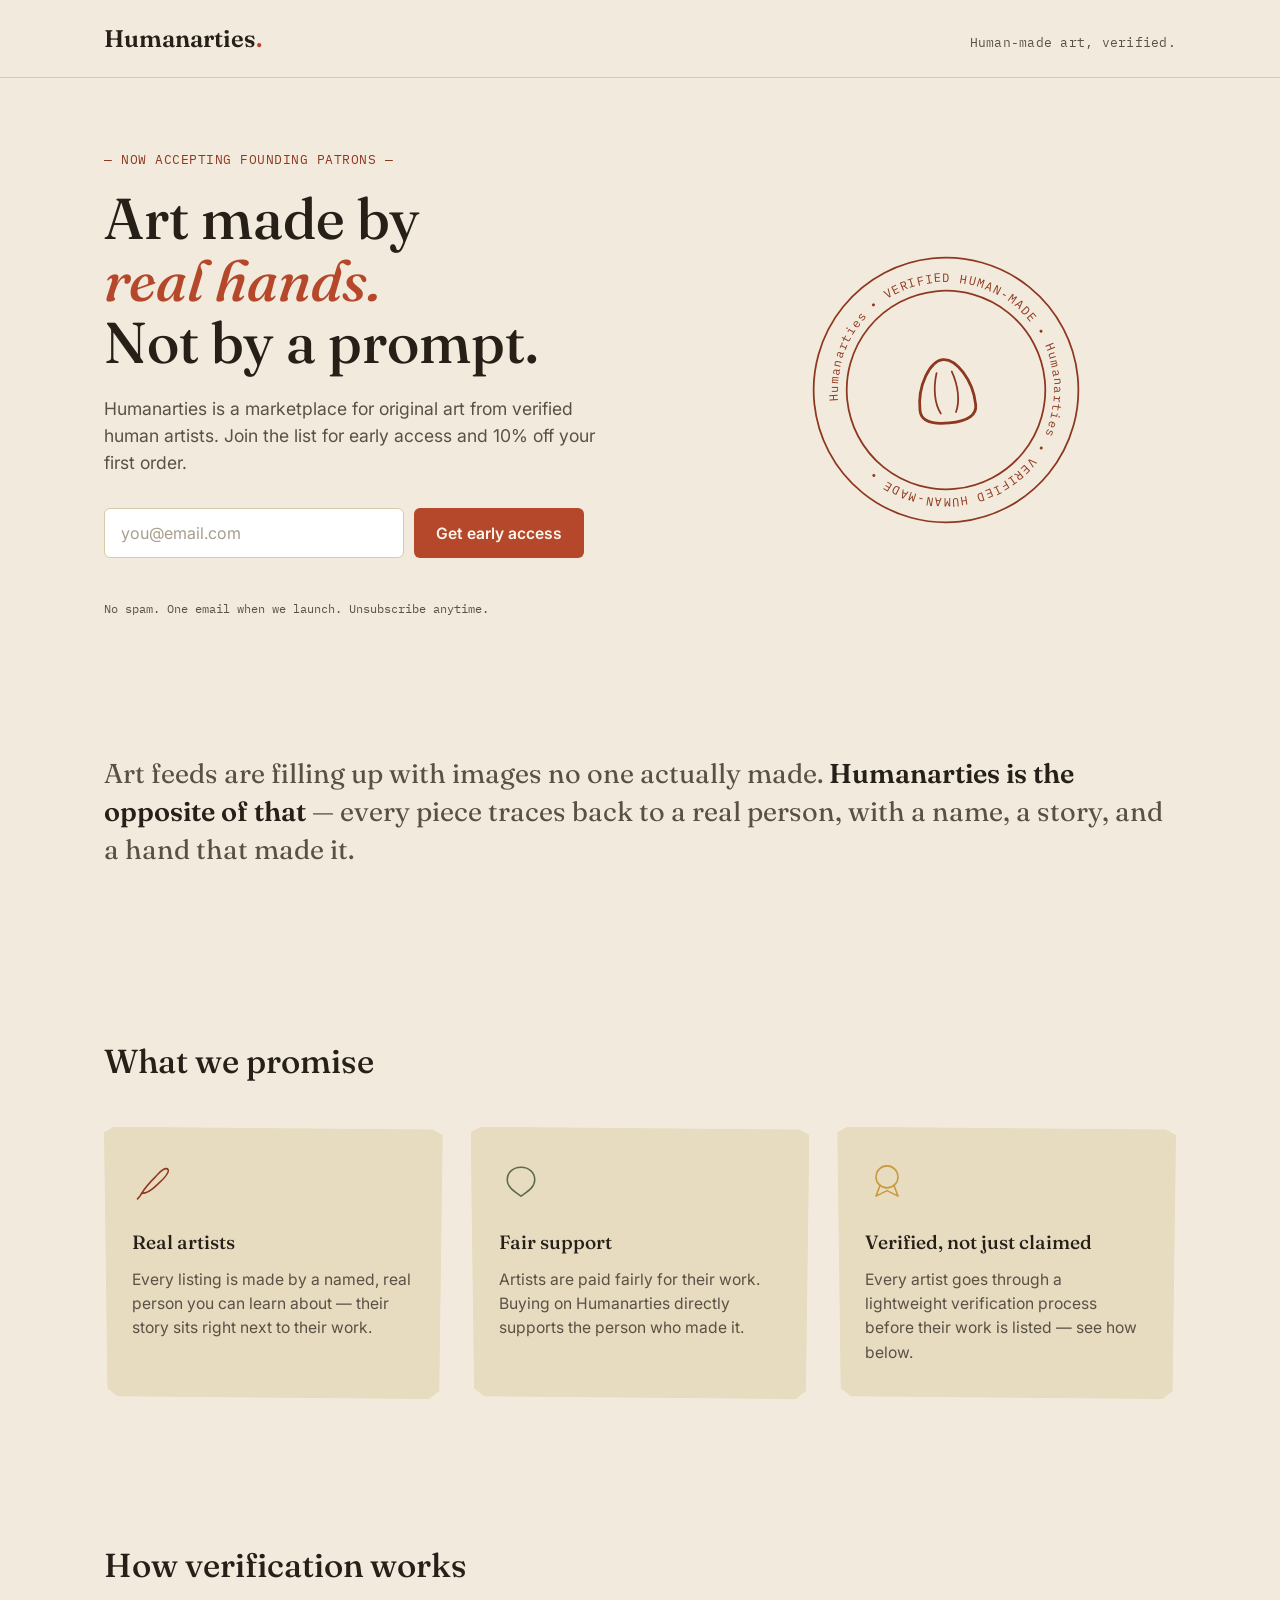
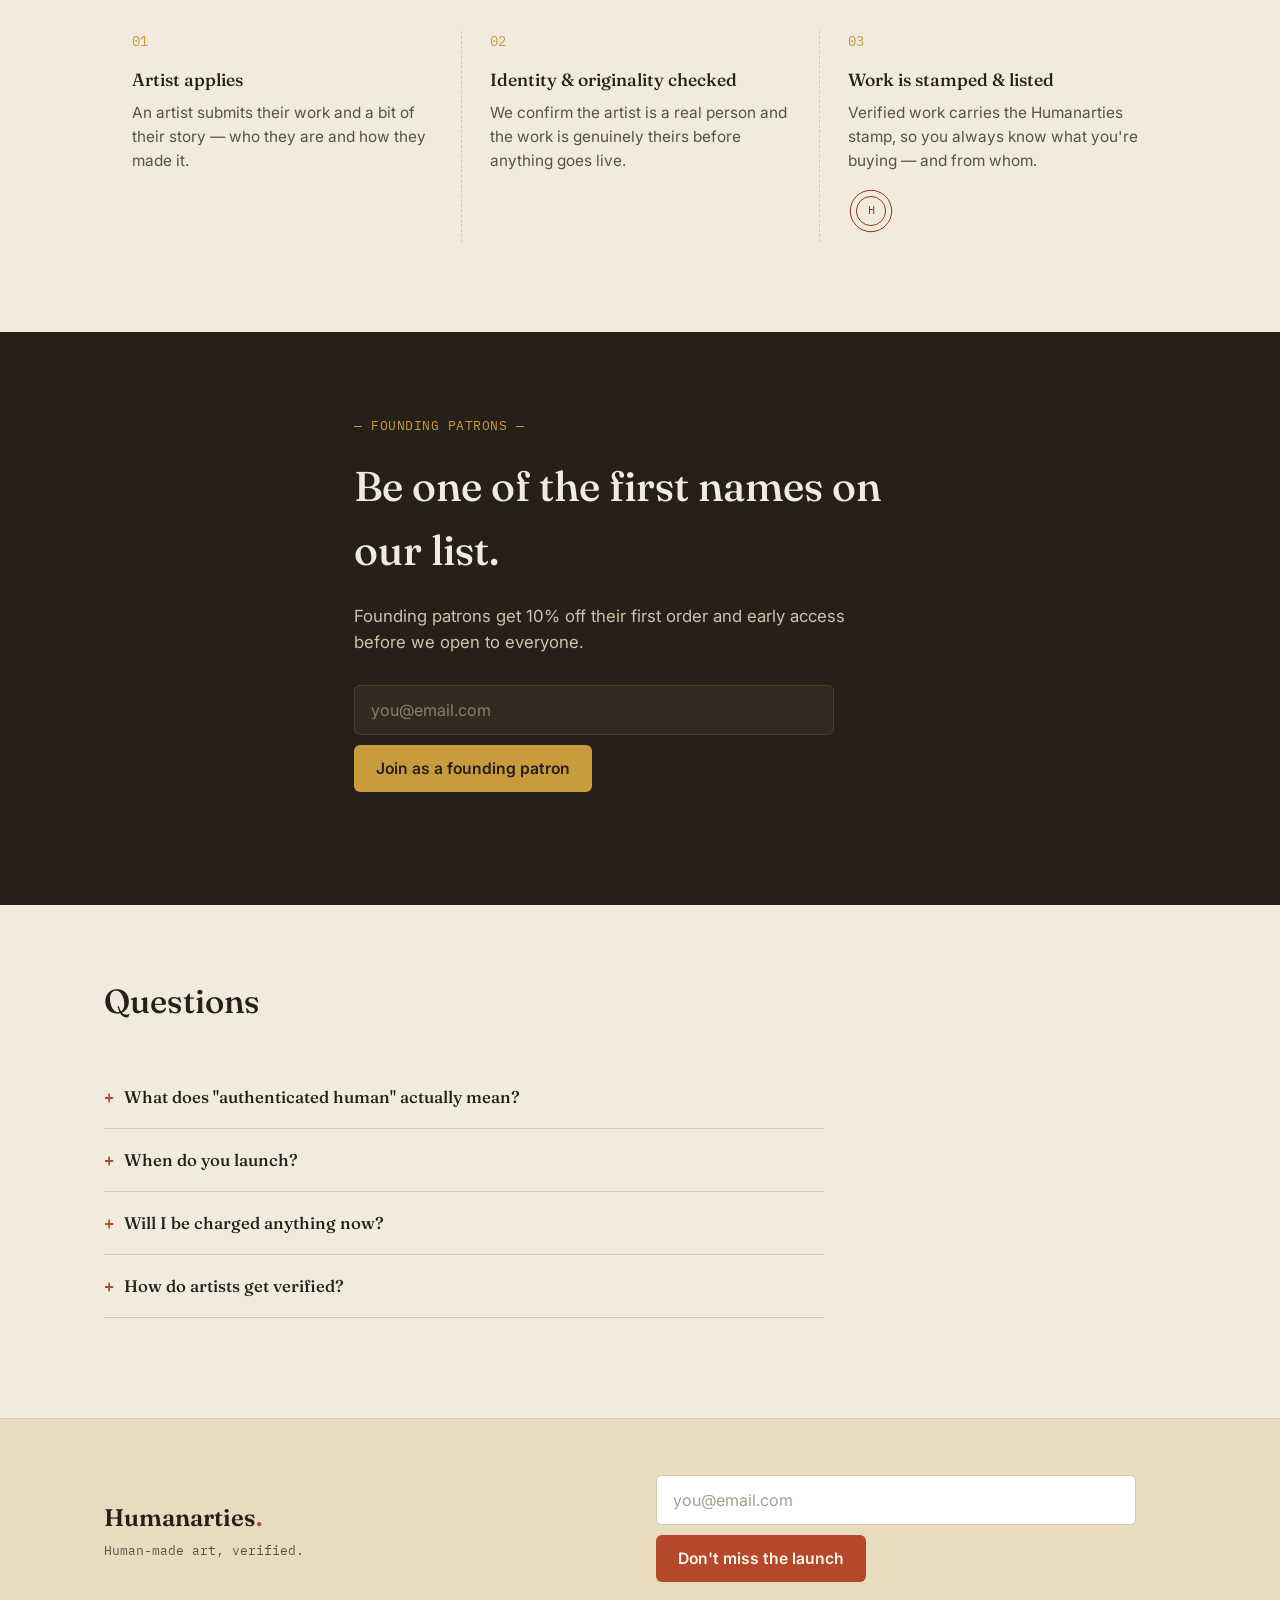
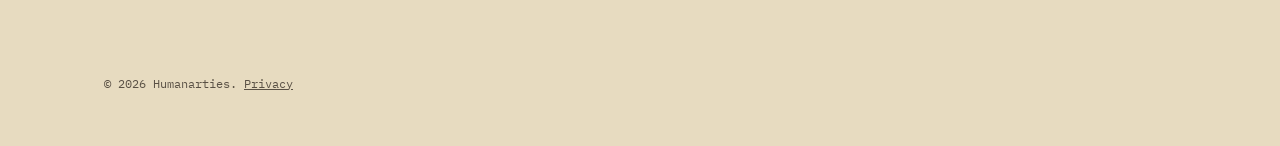
<file: src/index.html>
<!DOCTYPE html>
<html lang="en">
<head>
  <meta charset="UTF-8">
  <meta name="viewport" content="width=device-width, initial-scale=1.0">
  <title>Humanarties — Human-made art, verified.</title>
  <meta name="description" content="Humanarties is a marketplace for original wall art from verified human artists. Join the list for early access and 10% off your first order.">

  <link rel="preconnect" href="https://fonts.googleapis.com">
  <link rel="preconnect" href="https://fonts.gstatic.com" crossorigin>
  <link href="https://fonts.googleapis.com/css2?family=Fraunces:ital,opsz,wght@0,9..144,400;0,9..144,500;0,9..144,600;1,9..144,500&family=Inter:wght@400;500;600;700&family=IBM+Plex+Mono:wght@400;500&display=swap" rel="stylesheet">

  <link rel="stylesheet" href="styles.css">
</head>
<body>

  <header class="site-header">
    <div class="wrap header-inner">
      <a class="wordmark" href="#top">Humanarties<span class="wordmark-dot">.</span></a>
      <span class="header-tag">Human-made art, verified.</span>
    </div>
  </header>

  <main id="top">

    <!-- HERO -->
    <section class="hero wrap">
      <div class="hero-content">
        <p class="eyebrow">— now accepting founding patrons —</p>
        <h1 class="hero-title">Art made by <em>real&nbsp;hands.</em><br>Not by a prompt.</h1>
        <p class="hero-sub">Humanarties is a marketplace for original art from verified human artists. Join the list for early access and 10% off your first order.</p>

        <form class="signup-form" data-form="hero" novalidate>
          <div class="hp-field" aria-hidden="true">
            <label for="company-hero">Company</label>
            <input type="text" id="company-hero" name="company" tabindex="-1" autocomplete="off">
          </div>
          <div class="signup-row">
            <label class="visually-hidden" for="email-hero">Email address</label>
            <input class="signup-input" type="email" id="email-hero" name="email" placeholder="you@email.com" required autocomplete="email">
            <button class="btn btn-primary" type="submit">
              <span class="btn-label">Get early access</span>
            </button>
          </div>
          <p class="form-status" role="status" aria-live="polite"></p>
        </form>

        <p class="hero-microcopy">No spam. One email when we launch. Unsubscribe anytime.</p>
      </div>

      <div class="hero-stamp" aria-hidden="true">
        <svg viewBox="0 0 220 220" class="stamp-svg">
          <defs>
            <path id="stampRing" d="M 110,110 m -85,0 a 85,85 0 1,1 170,0 a 85,85 0 1,1 -170,0" />
          </defs>
          <circle cx="110" cy="110" r="104" class="stamp-outer" />
          <circle cx="110" cy="110" r="78" class="stamp-inner" />
          <text class="stamp-text">
            <textPath href="#stampRing" startOffset="0%">Humanarties &#8226; VERIFIED HUMAN&#8209;MADE &#8226; Humanarties &#8226; VERIFIED HUMAN&#8209;MADE &#8226;</textPath>
          </text>
          <g class="stamp-mark" transform="translate(110,110)">
            <path d="M -22,14 C -22,-6 -10,-24 0,-24 C 10,-24 22,-6 22,14 C 22,22 14,26 0,26 C -14,26 -22,22 -22,14 Z" />
            <path d="M -6,-14 C -10,-2 -10,10 -6,18" class="stamp-mark-detail" />
            <path d="M 6,-14 C 10,-2 10,10 6,18" class="stamp-mark-detail" />
          </g>
        </svg>
      </div>
    </section>

    <!-- CONTRAST STATEMENT -->
    <section class="contrast wrap">
      <p class="contrast-text">Art feeds are filling up with images no one actually made. <strong>Humanarties is the opposite of that</strong> — every piece traces back to a real person, with a name, a story, and a hand that made it.</p>
    </section>

    <!-- PROMISE / PILLARS -->
    <section class="pillars wrap" id="promise">
      <h2 class="section-title">What we promise</h2>
      <div class="pillar-grid">

        <article class="pillar-card">
          <svg class="pillar-icon" viewBox="0 0 64 64" aria-hidden="true">
            <path d="M14 50 C 20 40, 26 34, 34 26 C 40 20, 44 14, 50 14 C 52 14, 54 16, 52 20 C 48 28, 42 32, 36 38 C 28 46, 22 50, 14 50 Z" />
            <path d="M14 50 C 12 54, 10 56, 8 58" class="pillar-icon-tail" />
          </svg>
          <h3>Real artists</h3>
          <p>Every listing is made by a named, real person you can learn about — their story sits right next to their work.</p>
        </article>

        <article class="pillar-card">
          <svg class="pillar-icon" viewBox="0 0 64 64" aria-hidden="true">
            <path d="M32 12 C 20 12, 12 20, 12 30 C 12 42, 24 48, 32 54 C 40 48, 52 42, 52 30 C 52 20, 44 12, 32 12 Z" />
          </svg>
          <h3>Fair support</h3>
          <p>Artists are paid fairly for their work. Buying on Humanarties directly supports the person who made it.</p>
        </article>

        <article class="pillar-card">
          <svg class="pillar-icon" viewBox="0 0 64 64" aria-hidden="true">
            <circle cx="32" cy="26" r="16" />
            <path d="M22 38 L 16 54 L 32 46 L 48 54 L 42 38" />
          </svg>
          <h3>Verified, not just claimed</h3>
          <p>Every artist goes through a lightweight verification process before their work is listed — see how below.</p>
        </article>

      </div>
    </section>

    <!-- VERIFICATION -->
    <section class="verify wrap" id="how-it-works">
      <h2 class="section-title">How verification works</h2>
      <ol class="verify-steps">
        <li>
          <span class="step-mark">01</span>
          <h3>Artist applies</h3>
          <p>An artist submits their work and a bit of their story — who they are and how they made it.</p>
        </li>
        <li>
          <span class="step-mark">02</span>
          <h3>Identity &amp; originality checked</h3>
          <p>We confirm the artist is a real person and the work is genuinely theirs before anything goes live.</p>
        </li>
        <li>
          <span class="step-mark">03</span>
          <h3>Work is stamped &amp; listed</h3>
          <p>Verified work carries the Humanarties stamp, so you always know what you're buying — and from whom.</p>
          <svg class="mini-stamp" viewBox="0 0 60 60" aria-hidden="true">
            <circle cx="30" cy="30" r="27" class="mini-stamp-outer" />
            <circle cx="30" cy="30" r="19" class="mini-stamp-inner" />
            <text x="30" y="34" class="mini-stamp-text" text-anchor="middle">H</text>
          </svg>
        </li>
      </ol>
    </section>

    <!-- FOUNDING PATRON CTA -->
    <section class="patron" id="founding-patron">
      <div class="wrap patron-inner">
        <p class="eyebrow eyebrow-light">— founding patrons —</p>
        <h2 class="patron-title">Be one of the first names on our list.</h2>
        <p class="patron-sub">Founding patrons get 10% off their first order and early access before we open to everyone.</p>

        <form class="signup-form signup-form--light" data-form="patron" novalidate>
          <div class="hp-field" aria-hidden="true">
            <label for="company-patron">Company</label>
            <input type="text" id="company-patron" name="company" tabindex="-1" autocomplete="off">
          </div>
          <div class="signup-row">
            <label class="visually-hidden" for="email-patron">Email address</label>
            <input class="signup-input" type="email" id="email-patron" name="email" placeholder="you@email.com" required autocomplete="email">
            <button class="btn btn-light" type="submit">
              <span class="btn-label">Join as a founding patron</span>
            </button>
          </div>
          <p class="form-status" role="status" aria-live="polite"></p>
        </form>
      </div>
    </section>

    <!-- FAQ -->
    <section class="faq wrap" id="faq">
      <h2 class="section-title">Questions</h2>
      <div class="faq-list">
        <details class="faq-item">
          <summary>What does "authenticated human" actually mean?</summary>
          <p>It means every artist on Humanarties has gone through our verification process — we confirm they're a real person and that the work is genuinely their own before it's ever listed.</p>
        </details>
        <details class="faq-item">
          <summary>When do you launch?</summary>
          <p>Soon. We're validating demand before we build out the full store, so we don't have an exact date yet — the waitlist will be the first to know.</p>
        </details>
        <details class="faq-item">
          <summary>Will I be charged anything now?</summary>
          <p>No. Joining the list costs nothing and doesn't create an account or order — it just reserves your spot and your 10% founding-patron discount.</p>
        </details>
        <details class="faq-item">
          <summary>How do artists get verified?</summary>
          <p>Artists apply with their work and background, and we check their identity and the originality of the piece before it goes live. We'll share more detail on the process as we get closer to launch.</p>
        </details>
      </div>
    </section>

  </main>

  <footer class="site-footer">
    <div class="wrap footer-inner">
      <div class="footer-brand">
        <p class="wordmark">Humanarties<span class="wordmark-dot">.</span></p>
        <p class="footer-tag">Human-made art, verified.</p>
      </div>

      <form class="signup-form signup-form--footer" data-form="footer" novalidate>
        <div class="hp-field" aria-hidden="true">
          <label for="company-footer">Company</label>
          <input type="text" id="company-footer" name="company" tabindex="-1" autocomplete="off">
        </div>
        <div class="signup-row">
          <label class="visually-hidden" for="email-footer">Email address</label>
          <input class="signup-input" type="email" id="email-footer" name="email" placeholder="you@email.com" required autocomplete="email">
          <button class="btn btn-primary" type="submit">
            <span class="btn-label">Don't miss the launch</span>
          </button>
        </div>
        <p class="form-status" role="status" aria-live="polite"></p>
      </form>

      <p class="footer-legal">&copy; 2026 Humanarties. <a href="privacy.html">Privacy</a></p>
    </div>
  </footer>

  <script src="main.js"></script>
</body>
</html>
</file>
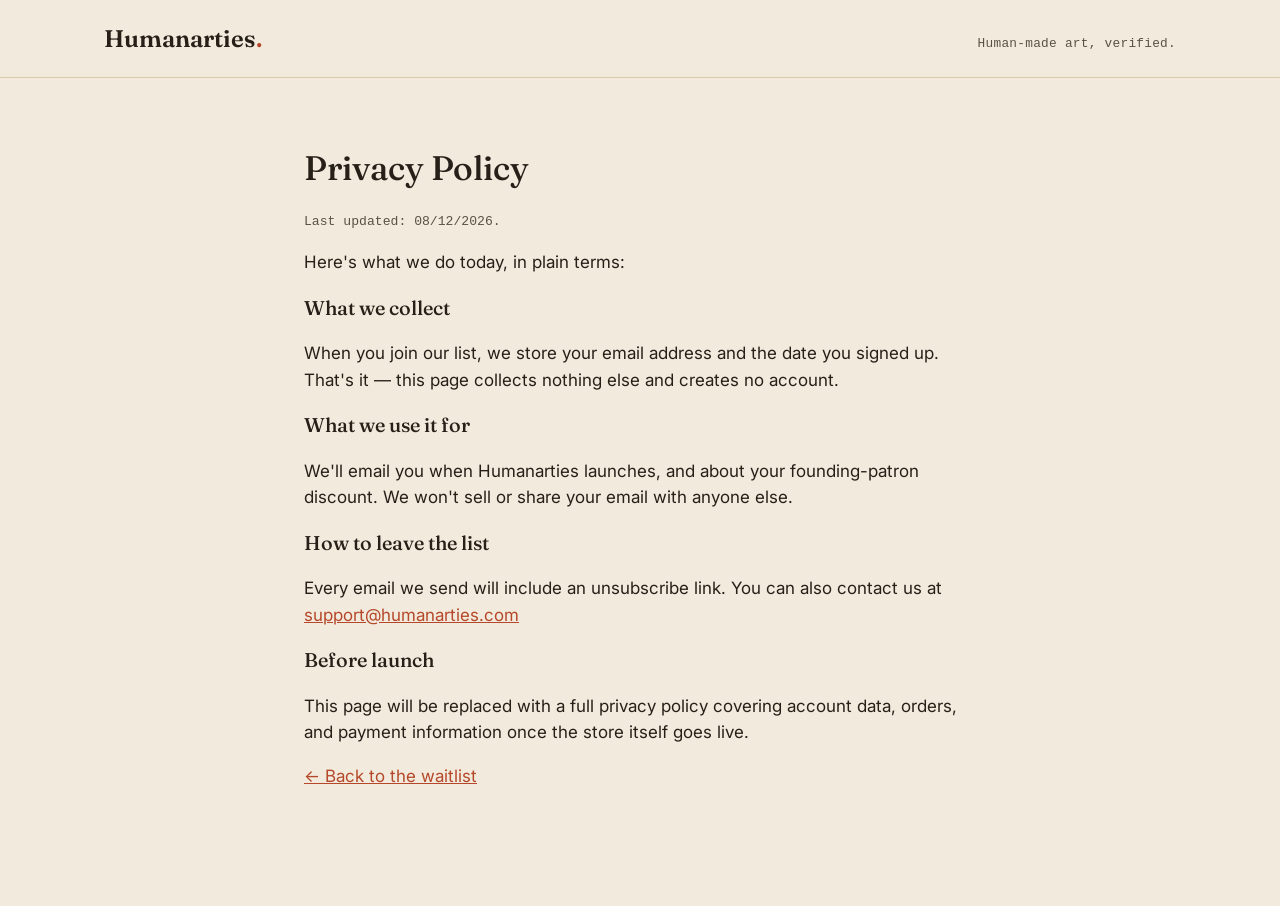
<file: src/privacy.html>
<!DOCTYPE html>
<html lang="en">
<head>
  <meta charset="UTF-8">
  <meta name="viewport" content="width=device-width, initial-scale=1.0">
  <title>Privacy — Humanarties</title>
  <link href="https://fonts.googleapis.com/css2?family=Fraunces:wght@500;600&family=Inter:wght@400;500&display=swap" rel="stylesheet">
  <link rel="stylesheet" href="styles.css">
</head>
<body>
  <header class="site-header">
    <div class="wrap header-inner">
      <a class="wordmark" href="index.html">Humanarties<span class="wordmark-dot">.</span></a>
      <span class="header-tag">Human-made art, verified.</span>
    </div>
  </header>

  <main class="wrap" style="padding: 64px 24px 100px; max-width: 720px;">
    <h1>Privacy Policy</h1>
    <p style="color: var(--ink-soft); font-family: var(--font-mono); font-size: 0.82rem;">
      Last updated: 08/12/2026.
    </p>

    <p>Here's what we do today, in plain terms:</p>

    <h3>What we collect</h3>
    <p>When you join our list, we store your email address and the date you signed up. That's it — this page collects nothing else and creates no account.</p>

    <h3>What we use it for</h3>
    <p>We'll email you when Humanarties launches, and about your founding-patron discount. We won't sell or share your email with anyone else.</p>

    <h3>How to leave the list</h3>
    <p>Every email we send will include an unsubscribe link. You can also contact us at <a href="support@humanarties.com">support@humanarties.com</a> </p>

    <h3>Before launch</h3>
    <p>This page will be replaced with a full privacy policy covering account data, orders, and payment information once the store itself goes live.</p>

    <p><a href="index.html">&larr; Back to the waitlist</a></p>
  </main>
</body>
</html>
</file>
<file: src/styles.css>
/* ============================================================
   HUMANARTIES — token system
   Palette chosen for a warm, artisanal "human-made" feel,
   distinct from the generic cream/terracotta AI-page default.
   ============================================================ */

:root {
  /* color */
  --paper: #F2EBDD;        /* parchment background */
  --paper-deep: #E7DBC0;   /* card / recessed surface */
  --ink: #262019;          /* primary text, warm near-black */
  --ink-soft: #5A5145;     /* secondary text */
  --clay: #B5482A;         /* primary accent / CTA */
  --clay-deep: #8F3820;    /* hover state for clay */
  --moss: #5C6B4F;         /* secondary accent */
  --gold: #C89B3C;         /* signature / stamp accent */
  --line: #D8C9A8;         /* hairline borders on paper */

  /* type */
  --font-display: 'Fraunces', Georgia, serif;
  --font-body: 'Inter', -apple-system, sans-serif;
  --font-mono: 'IBM Plex Mono', ui-monospace, monospace;

  /* layout */
  --wrap: 1120px;
  --radius: 6px;
}

*, *::before, *::after { box-sizing: border-box; }

html { scroll-behavior: smooth; }

body {
  margin: 0;
  background: var(--paper);
  color: var(--ink);
  font-family: var(--font-body);
  font-size: 17px;
  line-height: 1.55;
  -webkit-font-smoothing: antialiased;
}

.wrap {
  max-width: var(--wrap);
  margin: 0 auto;
  padding: 0 24px;
}

h1, h2, h3 { font-family: var(--font-display); font-weight: 500; margin: 0 0 0.5em; color: var(--ink); }

em { font-style: italic; color: var(--clay); }

a { color: var(--clay); }

.visually-hidden {
  position: absolute;
  width: 1px; height: 1px;
  overflow: hidden;
  clip: rect(0 0 0 0);
  white-space: nowrap;
}

:focus-visible {
  outline: 2px solid var(--clay);
  outline-offset: 3px;
}

@media (prefers-reduced-motion: reduce) {
  html { scroll-behavior: auto; }
  * { animation-duration: 0.001ms !important; transition-duration: 0.001ms !important; }
}

/* ---------- header ---------- */

.site-header {
  padding: 20px 0;
  border-bottom: 1px solid var(--line);
}

.header-inner {
  display: flex;
  align-items: baseline;
  justify-content: space-between;
  gap: 16px;
  flex-wrap: wrap;
}

.wordmark {
  font-family: var(--font-display);
  font-size: 1.5rem;
  font-weight: 600;
  text-decoration: none;
  color: var(--ink);
}

.wordmark-dot { color: var(--clay); }

.header-tag {
  font-family: var(--font-mono);
  font-size: 0.8rem;
  color: var(--ink-soft);
  letter-spacing: 0.02em;
}

/* ---------- hero ---------- */

.hero {
  display: grid;
  grid-template-columns: 1.1fr 0.9fr;
  align-items: center;
  gap: 48px;
  padding: 72px 24px 88px;
}

.eyebrow {
  font-family: var(--font-mono);
  font-size: 0.8rem;
  letter-spacing: 0.04em;
  color: var(--clay-deep);
  text-transform: uppercase;
  margin: 0 0 18px;
}

.eyebrow-light { color: var(--gold); }

.hero-title {
  font-size: clamp(2.4rem, 4.6vw, 3.6rem);
  line-height: 1.08;
  margin-bottom: 20px;
}

.hero-sub {
  font-size: 1.1rem;
  color: var(--ink-soft);
  max-width: 46ch;
  margin: 0 0 32px;
}

.hero-microcopy {
  font-family: var(--font-mono);
  font-size: 0.78rem;
  color: var(--ink-soft);
  margin-top: 12px;
}

.hero-stamp {
  display: flex;
  align-items: center;
  justify-content: center;
}

.stamp-svg {
  width: min(280px, 80%);
  transform: rotate(-6deg);
  color: var(--clay-deep);
}

.stamp-outer, .stamp-inner {
  fill: none;
  stroke: currentColor;
  stroke-width: 1.4;
}

.stamp-text {
  font-family: var(--font-mono);
  font-size: 9.5px;
  letter-spacing: 0.12em;
  fill: currentColor;
}

.stamp-mark {
  fill: none;
  stroke: currentColor;
  stroke-width: 2.2;
  stroke-linecap: round;
}

.stamp-mark-detail { stroke-width: 1.4; }

/* ---------- signup form (shared) ---------- */

.signup-form { max-width: 480px; }

.signup-row {
  display: flex;
  gap: 10px;
  flex-wrap: wrap;
}

.signup-input {
  flex: 1 1 220px;
  padding: 14px 16px;
  font-family: var(--font-body);
  font-size: 1rem;
  border: 1.5px solid var(--line);
  border-radius: var(--radius);
  background: #fff;
  color: var(--ink);
}

.signup-input::placeholder { color: #A79E8C; }

.btn {
  padding: 14px 22px;
  font-family: var(--font-body);
  font-weight: 600;
  font-size: 0.98rem;
  border: none;
  border-radius: var(--radius);
  cursor: pointer;
  transition: background-color 0.15s ease, transform 0.1s ease;
}

.btn:active { transform: translateY(1px); }

.btn-primary { background: var(--clay); color: #FBF6EC; }
.btn-primary:hover { background: var(--clay-deep); }

.btn-light { background: var(--gold); color: var(--ink); }
.btn-light:hover { background: #b6872f; }

.form-status {
  font-family: var(--font-mono);
  font-size: 0.82rem;
  min-height: 1.4em;
  margin: 10px 0 0;
  color: var(--moss);
}

.form-status[data-state="error"] { color: var(--clay-deep); }

/* honeypot field — hidden from real visitors, present for bots */
.hp-field {
  position: absolute;
  left: -9999px;
  width: 1px;
  height: 1px;
  overflow: hidden;
}

/* ---------- contrast statement ---------- */

.contrast {
  padding: 8px 24px 80px;
}

.contrast-text {
  font-family: var(--font-display);
  font-size: clamp(1.3rem, 2.4vw, 1.7rem);
  line-height: 1.4;
  max-width: 62ch;
  color: var(--ink-soft);
}

.contrast-text strong { color: var(--ink); font-weight: 600; }

/* ---------- section title ---------- */

.section-title {
  font-size: clamp(1.6rem, 2.6vw, 2.1rem);
  margin-bottom: 40px;
}

/* ---------- pillars ---------- */

.pillars { padding: 60px 24px 80px; }

.pillar-grid {
  display: grid;
  grid-template-columns: repeat(3, 1fr);
  gap: 28px;
}

.pillar-card {
  background: var(--paper-deep);
  padding: 32px 28px 34px;
  border-radius: var(--radius);
  /* deckle / torn-paper edge */
  clip-path: polygon(
    0% 2%, 3% 0%, 97% 1%, 100% 3%,
    99% 97%, 96% 100%, 4% 99%, 1% 96%
  );
}

.pillar-icon {
  width: 44px;
  height: 44px;
  margin-bottom: 18px;
  fill: none;
  stroke: var(--clay-deep);
  stroke-width: 2.2;
  stroke-linecap: round;
  stroke-linejoin: round;
}

.pillar-card:nth-child(2) .pillar-icon { stroke: var(--moss); }
.pillar-card:nth-child(3) .pillar-icon { stroke: var(--gold); }

.pillar-card h3 { font-size: 1.2rem; margin-bottom: 10px; }
.pillar-card p { color: var(--ink-soft); margin: 0; font-size: 0.98rem; }

/* ---------- verification steps ---------- */

.verify { padding: 60px 24px 90px; }

.verify-steps {
  list-style: none;
  margin: 0;
  padding: 0;
  display: grid;
  grid-template-columns: repeat(3, 1fr);
  gap: 0;
  position: relative;
}

.verify-steps li {
  padding: 0 28px;
  position: relative;
}

.verify-steps li + li {
  border-left: 1px dashed var(--line);
}

.step-mark {
  display: block;
  font-family: var(--font-mono);
  font-size: 0.85rem;
  color: var(--gold);
  margin-bottom: 14px;
}

.verify-steps h3 { font-size: 1.1rem; margin-bottom: 8px; }
.verify-steps p { color: var(--ink-soft); font-size: 0.96rem; margin: 0; }

.mini-stamp { width: 46px; height: 46px; margin-top: 16px; }
.mini-stamp-outer, .mini-stamp-inner { fill: none; stroke: var(--clay-deep); stroke-width: 1.3; }
.mini-stamp-text { font-family: var(--font-mono); font-size: 15px; fill: var(--clay-deep); }

/* ---------- founding patron ---------- */

.patron {
  background: var(--ink);
  color: var(--paper);
  padding: 84px 24px;
}

.patron-inner { max-width: 620px; }

.patron-title {
  color: var(--paper);
  font-size: clamp(1.8rem, 3.4vw, 2.6rem);
}

.patron-sub {
  color: #CDC2AC;
  font-size: 1.05rem;
  max-width: 48ch;
  margin: 0 0 30px;
}

.signup-form--light .signup-input {
  background: #33291E;
  border-color: #4A3D2C;
  color: var(--paper);
}

.signup-form--light .signup-input::placeholder { color: #8C7F68; }
.signup-form--light .form-status { color: #CDC2AC; }

/* ---------- FAQ ---------- */

.faq { padding: 70px 24px 100px; }

.faq-list { max-width: 720px; }

.faq-item {
  border-bottom: 1px solid var(--line);
  padding: 18px 0;
}

.faq-item summary {
  cursor: pointer;
  font-family: var(--font-display);
  font-size: 1.05rem;
  font-weight: 500;
  list-style: none;
}

.faq-item summary::-webkit-details-marker { display: none; }

.faq-item summary::before {
  content: '+';
  display: inline-block;
  width: 1.2em;
  color: var(--clay);
  font-family: var(--font-mono);
}

.faq-item[open] summary::before { content: '–'; }

.faq-item p {
  color: var(--ink-soft);
  margin: 14px 0 0 1.2em;
  max-width: 60ch;
}

/* ---------- footer ---------- */

.site-footer {
  background: var(--paper-deep);
  border-top: 1px solid var(--line);
  padding: 56px 24px 40px;
}

.footer-inner {
  display: grid;
  grid-template-columns: 1fr 1fr;
  gap: 32px;
  align-items: start;
}

.footer-brand .wordmark { display: block; margin-bottom: 4px; }
.footer-tag { font-family: var(--font-mono); font-size: 0.82rem; color: var(--ink-soft); margin: 0; }

.footer-legal {
  grid-column: 1 / -1;
  font-family: var(--font-mono);
  font-size: 0.76rem;
  color: var(--ink-soft);
  margin-top: 32px;
}

.footer-legal a { color: var(--ink-soft); text-decoration: underline; }

/* ---------- responsive ---------- */

@media (max-width: 860px) {
  .hero { grid-template-columns: 1fr; padding-top: 48px; }
  .hero-stamp { order: -1; margin-bottom: 8px; }
  .stamp-svg { width: 180px; }
  .pillar-grid { grid-template-columns: 1fr; }
  .verify-steps { grid-template-columns: 1fr; gap: 32px; }
  .verify-steps li + li { border-left: none; border-top: 1px dashed var(--line); padding-top: 28px; }
  .footer-inner { grid-template-columns: 1fr; }
}
</file>
